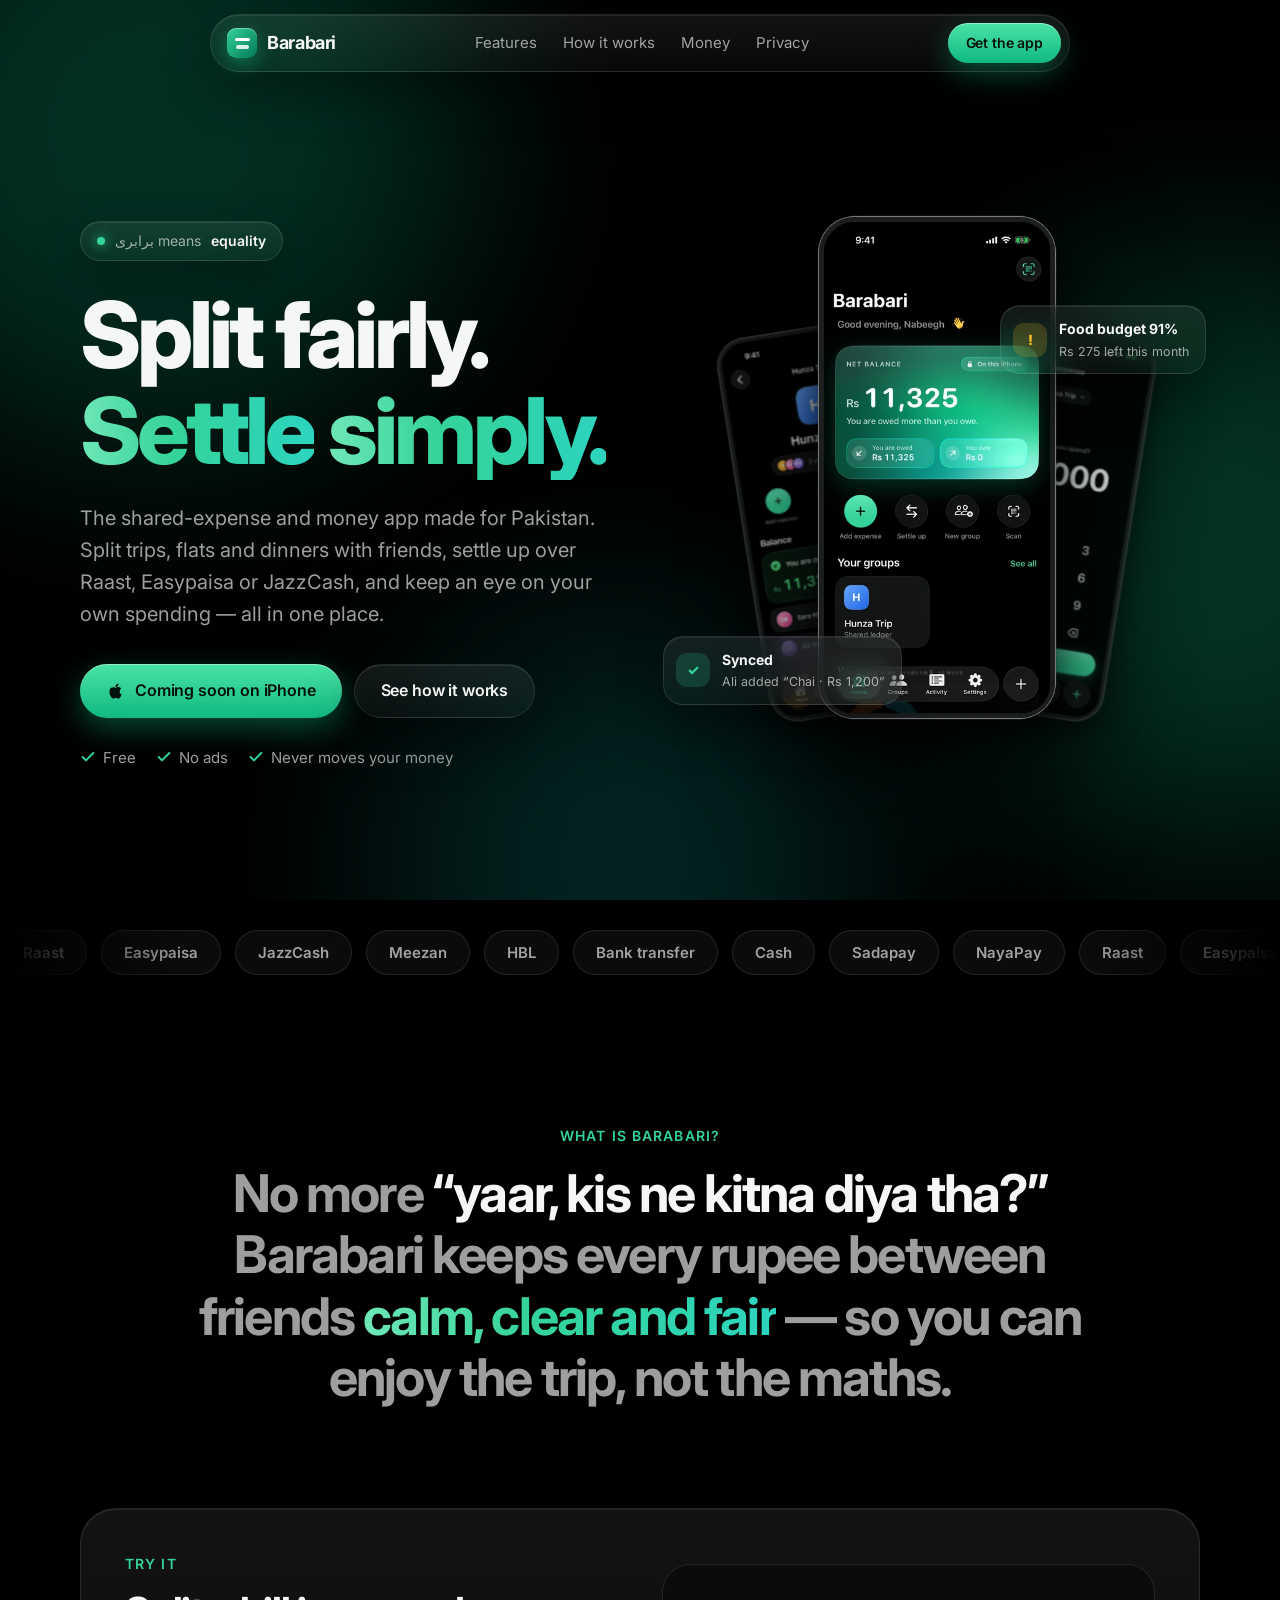
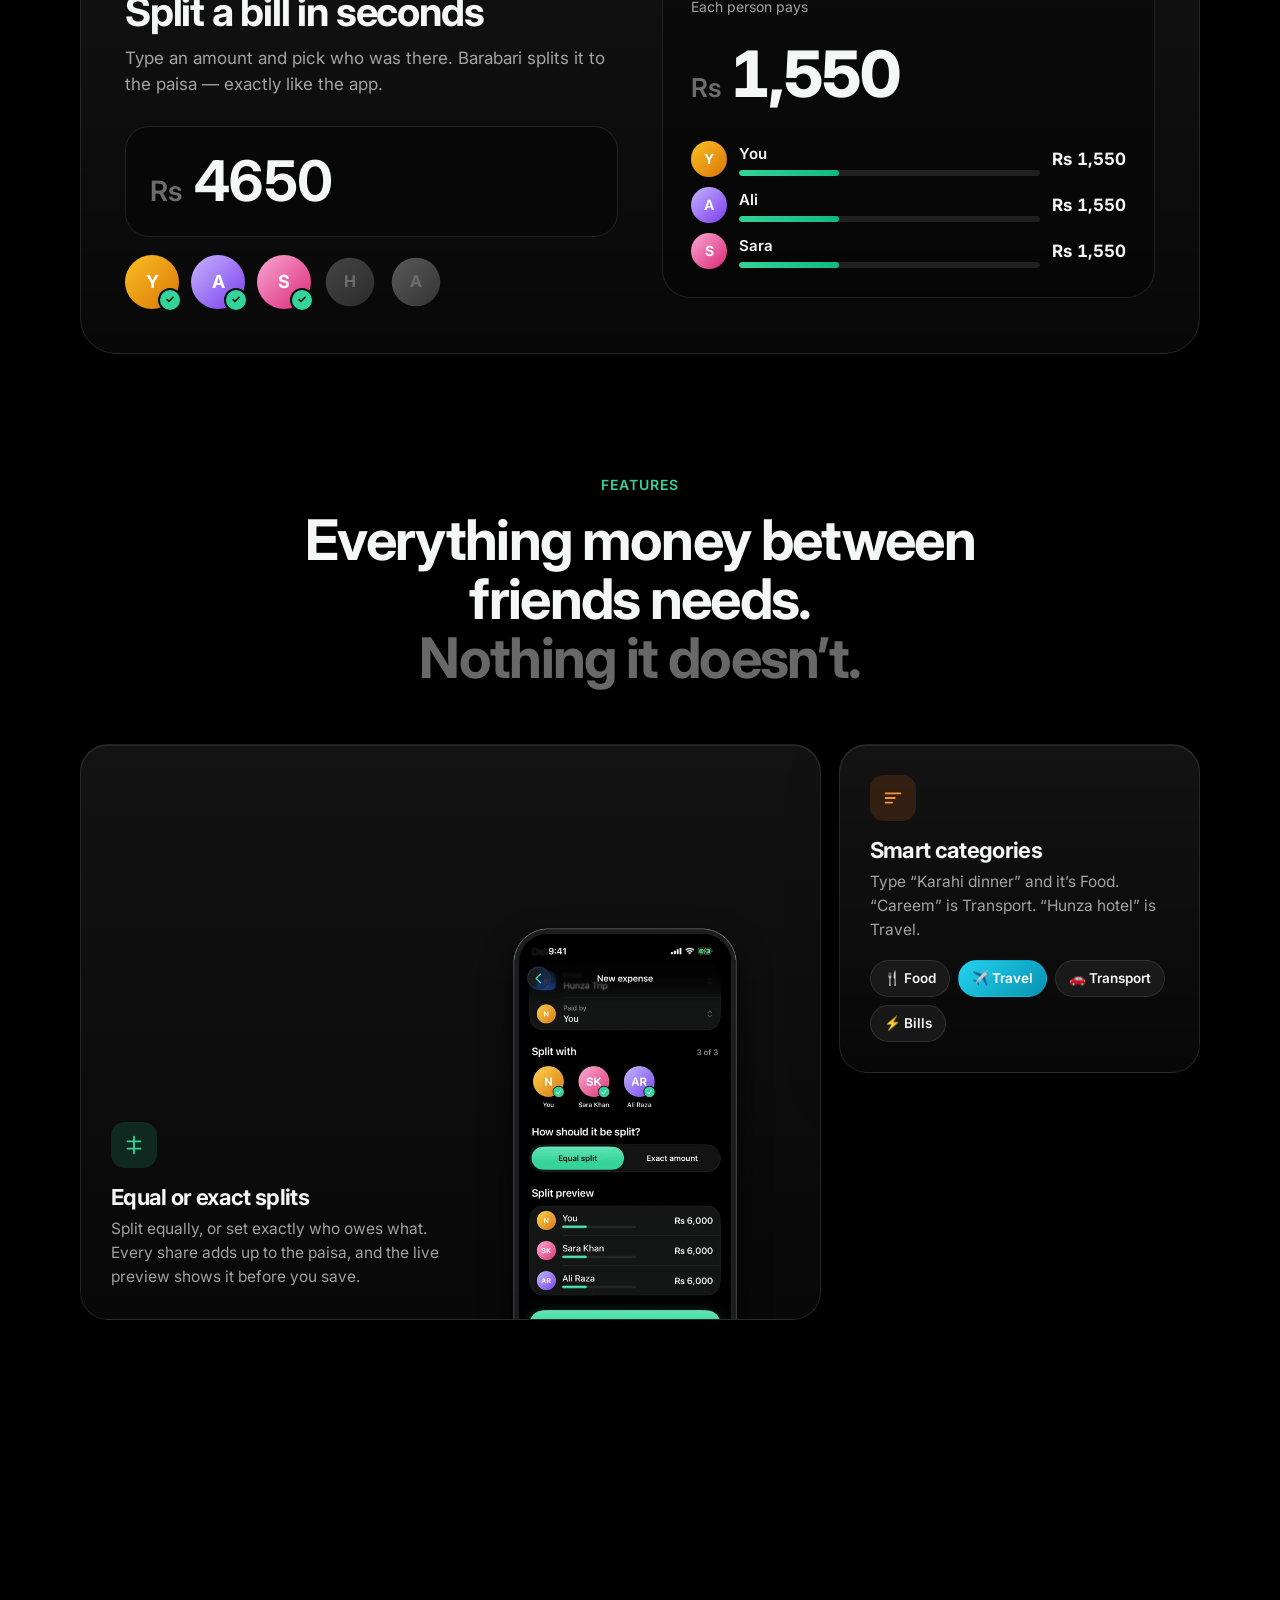
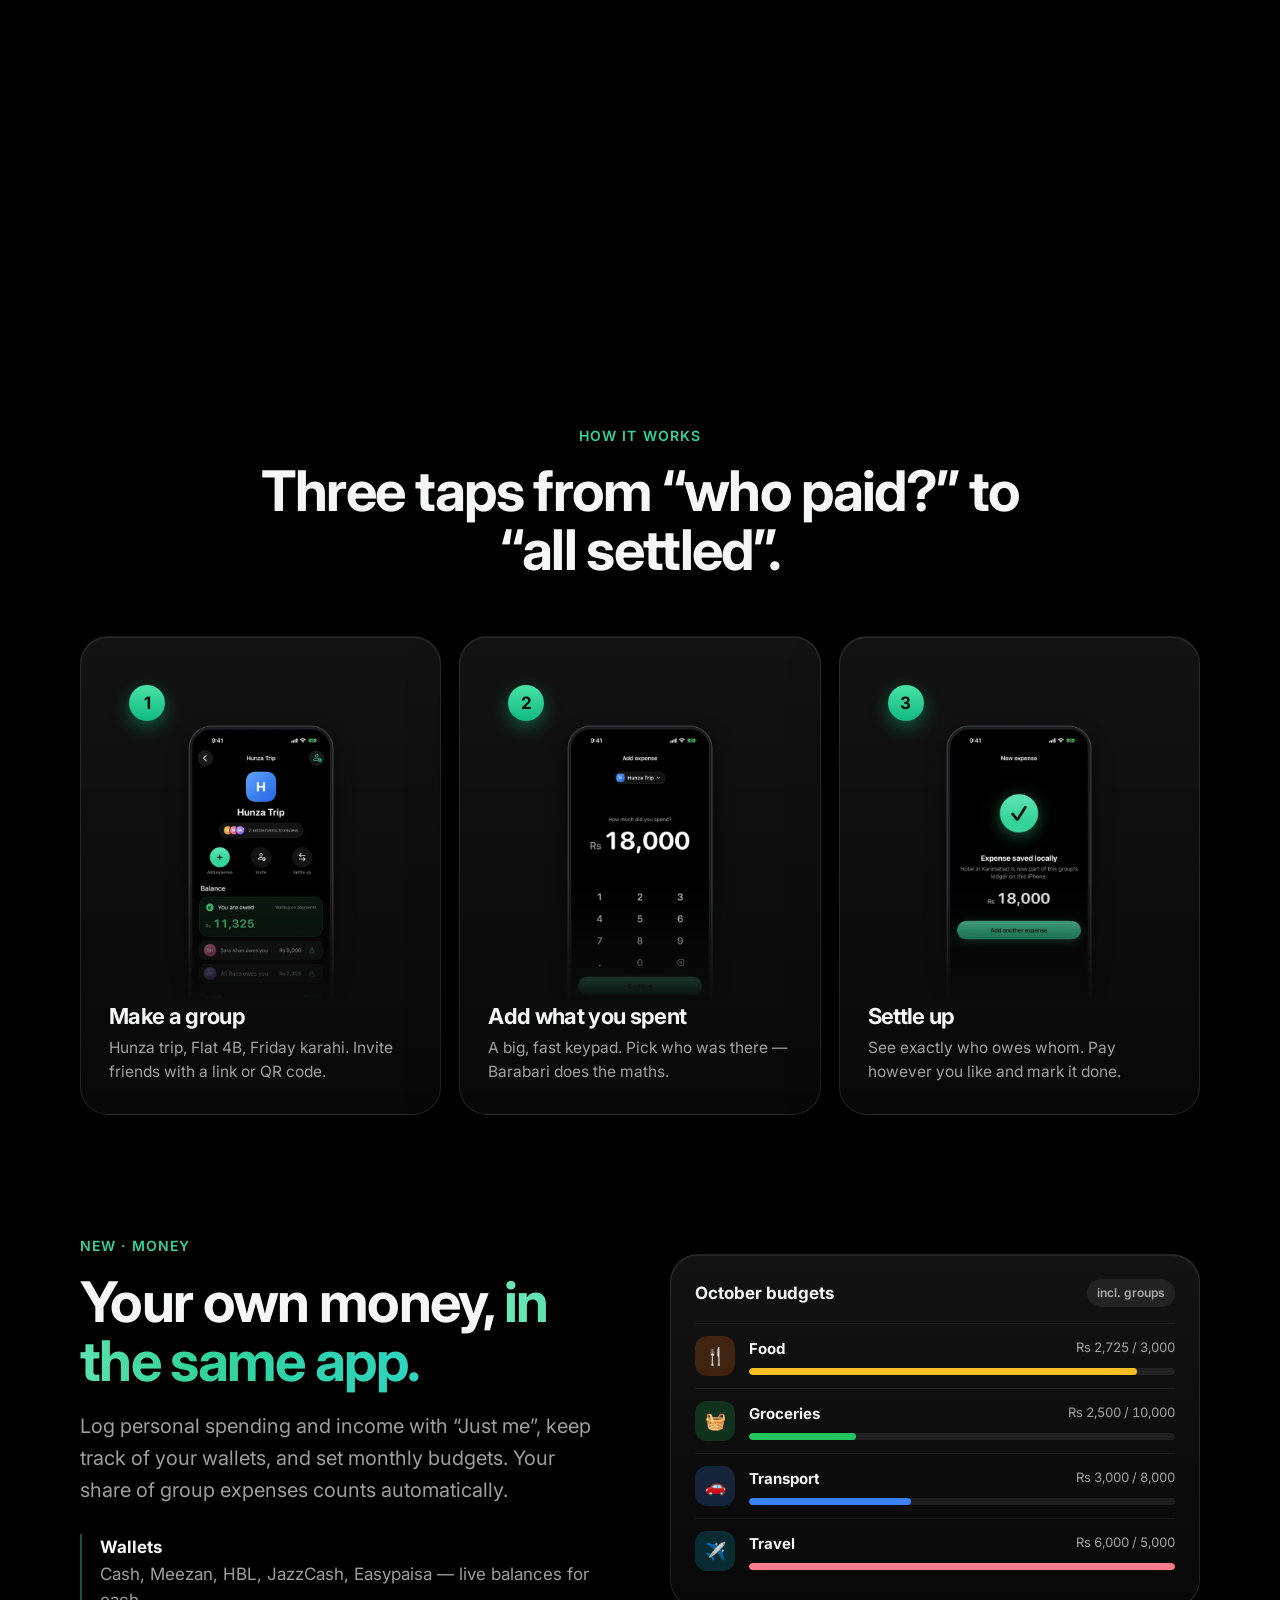
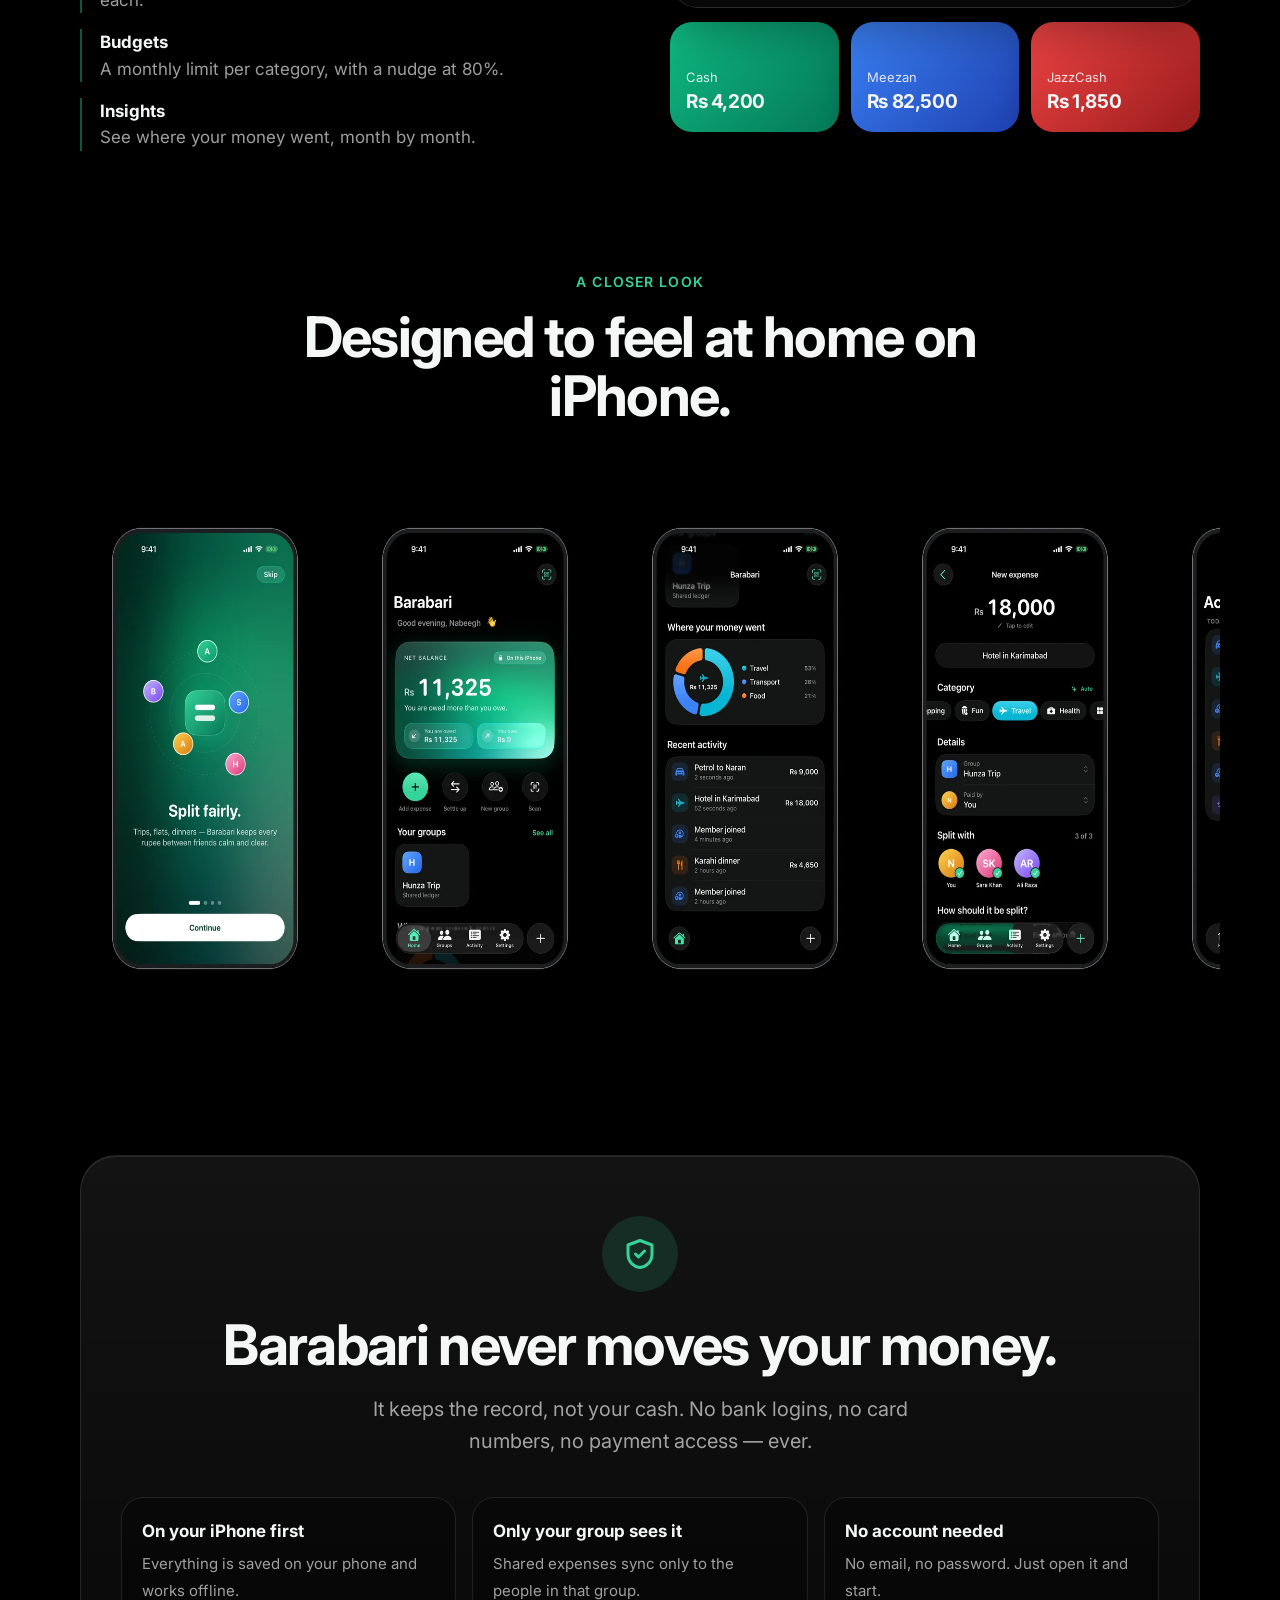
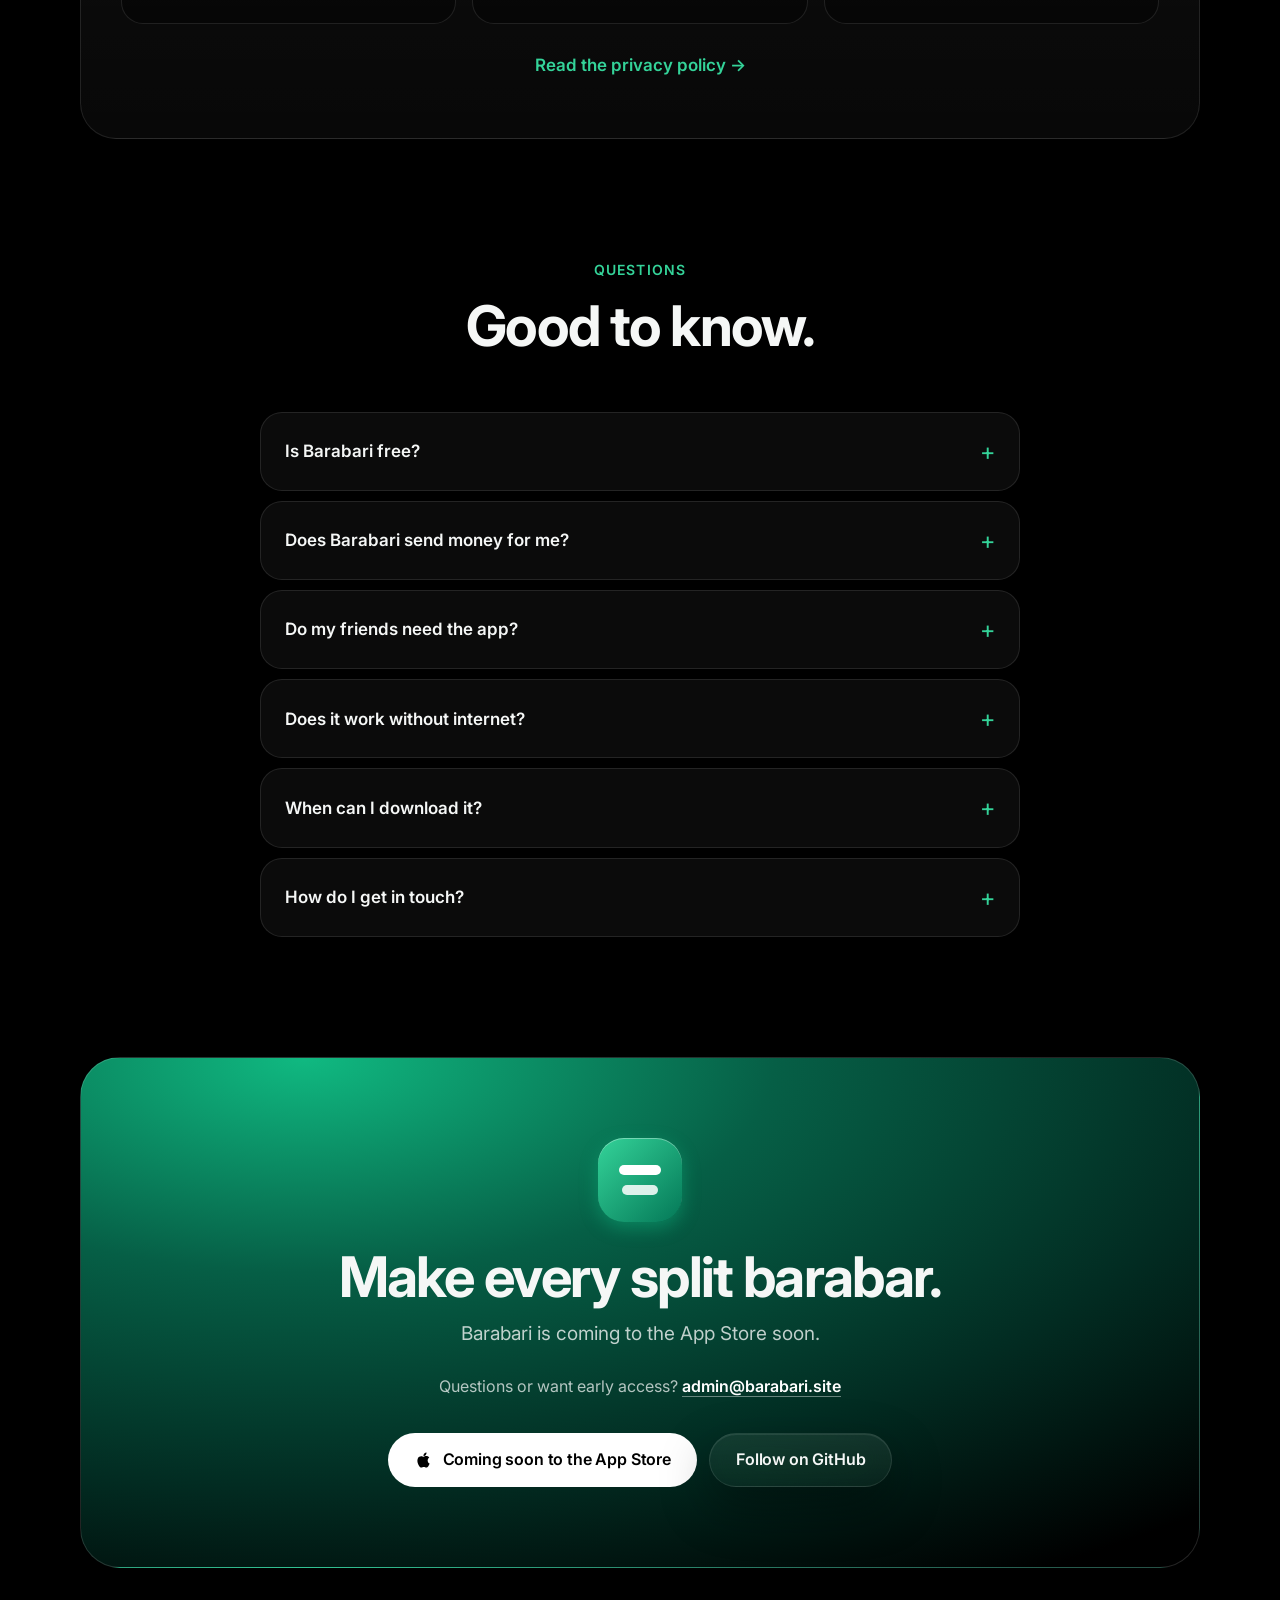
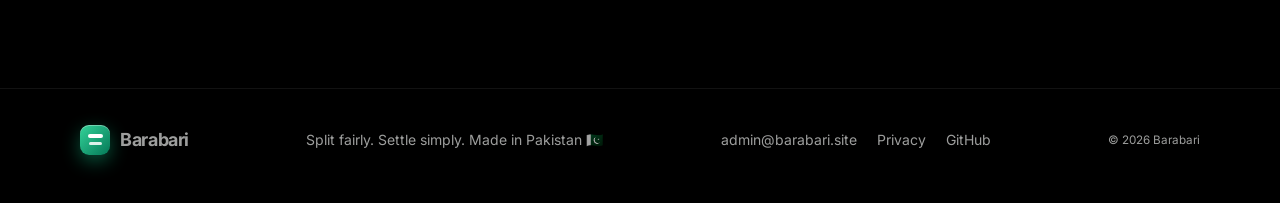
<file: website/index.html>
<!doctype html>
<html lang="en">
<head>
  <meta charset="utf-8">
  <meta name="viewport" content="width=device-width, initial-scale=1, viewport-fit=cover">
  <title>Barabari — Split fairly. Settle simply.</title>
  <meta name="description" content="Barabari is the shared-expense and money app for Pakistan. Split trips, flats and dinners, settle with Raast, Easypaisa or JazzCash, and track your own spending and budgets — all in one beautiful app.">
  <meta name="theme-color" content="#000000">
  <link rel="icon" type="image/png" href="assets/favicon.png">
  <link rel="apple-touch-icon" href="assets/apple-touch-icon.png">
  <meta property="og:type" content="website">
  <meta property="og:url" content="https://barabari.site/">
  <meta property="og:title" content="Barabari — Split fairly. Settle simply.">
  <meta property="og:description" content="The shared-expense and money app made for Pakistan.">
  <meta property="og:image" content="https://barabari.site/assets/og.jpg">
  <meta name="twitter:card" content="summary_large_image">
  <link rel="preconnect" href="https://fonts.googleapis.com">
  <link rel="preconnect" href="https://fonts.gstatic.com" crossorigin>
  <link href="https://fonts.googleapis.com/css2?family=Inter:wght@400;500;600;700;800&display=swap" rel="stylesheet">
  <link rel="stylesheet" href="styles.css?v=5">
</head>
<body>
  <div class="mesh" aria-hidden="true">
    <span class="blob b1"></span><span class="blob b2"></span><span class="blob b3"></span>
  </div>

  <header class="nav-wrap">
    <nav class="nav glass" aria-label="Main">
      <a class="brand" href="#top" aria-label="Barabari home">
        <span class="mark" aria-hidden="true"><i></i><i></i></span>
        <span>Barabari</span>
      </a>
      <div class="nav-links">
        <a href="#features">Features</a>
        <a href="#how">How it works</a>
        <a href="#money">Money</a>
        <a href="#privacy">Privacy</a>
      </div>
      <a class="btn btn-small btn-primary" href="#get">Get the app</a>
    </nav>
  </header>

  <main id="top">
    <!-- Hero -->
    <section class="hero">
      <div class="hero-copy" data-reveal>
        <span class="pill glass"><span class="dot"></span> برابری means <b>equality</b></span>
        <h1 class="headline" aria-label="Split fairly. Settle simply.">
          <span class="w" style="--i:0">Split</span> <span class="w" style="--i:1">fairly.</span><br>
          <span class="grad"><span class="w" style="--i:2">Settle</span> <span class="w" style="--i:3">simply.</span></span>
        </h1>
        <p class="lead">The shared-expense and money app made for Pakistan. Split trips, flats and dinners with friends, settle up over Raast, Easypaisa or JazzCash, and keep an eye on your own spending — all in one place.</p>
        <div class="cta-row">
          <a class="btn btn-primary shine" href="#get">
            <svg viewBox="0 0 24 24" aria-hidden="true"><path d="M16.37 12.6c-.02-2.3 1.88-3.4 1.96-3.46-1.07-1.56-2.73-1.78-3.32-1.8-1.41-.14-2.76.83-3.47.83-.72 0-1.82-.81-2.99-.79-1.54.02-2.96.9-3.75 2.27-1.6 2.78-.41 6.89 1.15 9.14.76 1.1 1.67 2.34 2.86 2.3 1.15-.05 1.58-.74 2.97-.74 1.38 0 1.77.74 2.98.72 1.24-.02 2.02-1.12 2.77-2.23.87-1.28 1.23-2.52 1.25-2.58-.03-.01-2.4-.92-2.41-3.66zM14.1 5.86c.63-.77 1.06-1.83.94-2.89-.91.04-2.02.61-2.67 1.37-.58.67-1.1 1.76-.96 2.8 1.02.08 2.06-.52 2.69-1.28z"/></svg>
            Coming soon on iPhone
          </a>
          <a class="btn btn-glass glass" href="#how">See how it works</a>
        </div>
        <ul class="hero-points">
          <li><svg viewBox="0 0 24 24"><path d="M20 6 9 17l-5-5"/></svg> Free</li>
          <li><svg viewBox="0 0 24 24"><path d="M20 6 9 17l-5-5"/></svg> No ads</li>
          <li><svg viewBox="0 0 24 24"><path d="M20 6 9 17l-5-5"/></svg> Never moves your money</li>
        </ul>
      </div>

      <div class="hero-art" data-reveal>
        <div class="phone-stack" id="phoneStack">
          <img class="phone p-back-left" src="assets/07-group.webp" alt="Barabari group page with balances and people" width="520" height="1067" loading="eager">
          <img class="phone p-front" src="assets/01-home.webp" alt="Barabari home screen showing a net balance of Rs 11,325" width="520" height="1067" loading="eager">
          <img class="phone p-back-right" src="assets/03-keypad.webp" alt="Adding an expense with Barabari's keypad" width="520" height="1067" loading="eager">
          <div class="float-card glass fc-1 toast" id="liveToast" aria-live="polite">
            <span class="fc-icon">✓</span>
            <div><b>Synced</b><small>Ali added “Chai · Rs 1,200”</small></div>
          </div>
          <div class="float-card glass fc-2">
            <span class="fc-icon warn">!</span>
            <div><b>Food budget 91%</b><small>Rs 275 left this month</small></div>
          </div>
        </div>
      </div>
    </section>

    <!-- Payment marquee -->
    <section class="marquee" aria-label="Works with how Pakistan pays">
      <div class="marquee-track">
        <span>Raast</span><span>Easypaisa</span><span>JazzCash</span><span>Meezan</span><span>HBL</span><span>Bank transfer</span><span>Cash</span><span>Sadapay</span><span>NayaPay</span>
        <span>Raast</span><span>Easypaisa</span><span>JazzCash</span><span>Meezan</span><span>HBL</span><span>Bank transfer</span><span>Cash</span><span>Sadapay</span><span>NayaPay</span>
      </div>
    </section>

    <!-- Statement -->
    <section class="statement" data-reveal>
      <p class="eyebrow">What is Barabari?</p>
      <h2 class="big-statement">
        No more <span class="hl">“yaar, kis ne kitna diya tha?”</span>
        Barabari keeps every rupee between friends <span class="grad">calm, clear and fair</span> —
        so you can enjoy the trip, not the maths.
      </h2>
    </section>

    <!-- Live split demo -->
    <section class="demo" data-reveal>
      <div class="demo-card glass">
        <div class="demo-copy">
          <p class="eyebrow">Try it</p>
          <h3>Split a bill in seconds</h3>
          <p>Type an amount and pick who was there. Barabari splits it to the paisa — exactly like the app.</p>
          <div class="demo-amount">
            <label for="demoAmount">Rs</label>
            <input id="demoAmount" inputmode="numeric" value="4650" aria-label="Bill amount in rupees">
          </div>
          <div class="demo-people" role="group" aria-label="Who was there">
            <button class="person on" data-name="You" style="--c1:#fbbf24;--c2:#d97706">Y</button>
            <button class="person on" data-name="Ali" style="--c1:#c4b5fd;--c2:#7c3aed">A</button>
            <button class="person on" data-name="Sara" style="--c1:#f9a8d4;--c2:#db2777">S</button>
            <button class="person" data-name="Hamza" style="--c1:#60a5fa;--c2:#2563eb">H</button>
            <button class="person" data-name="Ayesha" style="--c1:#67e8f9;--c2:#0891b2">A</button>
          </div>
        </div>
        <div class="demo-result" aria-live="polite">
          <div class="result-hero">
            <small>Each person pays</small>
            <div class="result-amount"><span class="rs">Rs</span><span id="demoEach">1,550</span></div>
          </div>
          <ul id="demoSplits" class="splits"></ul>
        </div>
      </div>
    </section>

    <!-- Features bento -->
    <section id="features" class="section">
      <div class="section-head" data-reveal>
        <p class="eyebrow">Features</p>
        <h2>Everything money between friends needs.<br><span class="dim">Nothing it doesn’t.</span></h2>
      </div>

      <div class="bento">
        <article class="tile tile-xl glass" data-reveal>
          <div class="tile-copy">
            <span class="icon i-emerald"><svg viewBox="0 0 24 24"><path d="M12 3v18M5 8h14M5 16h14"/></svg></span>
            <h3>Equal or exact splits</h3>
            <p>Split equally, or set exactly who owes what. Every share adds up to the paisa, and the live preview shows it before you save.</p>
          </div>
          <img src="assets/05-split.webp" alt="Split preview with each person's share" loading="lazy" width="520" height="1067">
        </article>

        <article class="tile glass" data-reveal>
          <span class="icon i-orange"><svg viewBox="0 0 24 24"><path d="M4 7h16M4 12h10M4 17h7"/></svg></span>
          <h3>Smart categories</h3>
          <p>Type “Karahi dinner” and it’s Food. “Careem” is Transport. “Hunza hotel” is Travel.</p>
          <div class="chips">
            <span class="chip c-food">🍴 Food</span><span class="chip c-travel">✈️ Travel</span><span class="chip c-transport">🚗 Transport</span><span class="chip c-bills">⚡ Bills</span>
          </div>
        </article>

        <article class="tile glass" data-reveal>
          <span class="icon i-green"><svg viewBox="0 0 24 24"><path d="M7 17 17 7M9 7h8v8"/></svg></span>
          <h3>Settle your way</h3>
          <p>Record Raast, Easypaisa, JazzCash, bank or cash payments. Full or partial — Barabari keeps the balance honest.</p>
        </article>

        <article class="tile tile-tall glass" data-reveal>
          <span class="icon i-whatsapp"><svg viewBox="0 0 24 24"><path d="M21 12a9 9 0 0 1-13.5 7.8L3 21l1.3-4.4A9 9 0 1 1 21 12z"/></svg></span>
          <h3>WhatsApp reminders</h3>
          <p>Send a friendly balance card instead of an awkward message.</p>
          <img src="assets/08-share.webp" alt="Share a balance reminder card on WhatsApp" loading="lazy" width="520" height="1067">
        </article>

        <article class="tile glass" data-reveal>
          <span class="icon i-cyan"><svg viewBox="0 0 24 24"><path d="M17.5 19a4.5 4.5 0 1 0-1.4-8.8A6 6 0 0 0 4.5 12 3.5 3.5 0 0 0 6 19z"/><path d="m9 15 2 2 4-4"/></svg></span>
          <h3>Synced across phones</h3>
          <p>Friends join with a link or QR. Everyone sees the same expenses within seconds — and it still works offline.</p>
          <div class="sync-demo"><span class="sync-pill">✓ Synced</span><span class="sync-line"></span><span class="sync-pill">✓ Synced</span></div>
        </article>

        <article class="tile glass" data-reveal>
          <span class="icon i-violet"><svg viewBox="0 0 24 24"><path d="M12 3a4 4 0 0 1 4 4v3H8V7a4 4 0 0 1 4-4z"/><rect x="5" y="10" width="14" height="11" rx="3"/></svg></span>
          <h3>Private by design</h3>
          <p>Face ID lock, hidden in the app switcher, no ads and no selling data. Group data is only ever visible to its members.</p>
        </article>

        <article class="tile tile-wide glass" data-reveal>
          <div class="tile-copy">
            <span class="icon i-emerald"><svg viewBox="0 0 24 24"><rect x="3" y="3" width="8" height="8" rx="2"/><rect x="13" y="3" width="8" height="5" rx="2"/><rect x="13" y="10" width="8" height="11" rx="2"/><rect x="3" y="13" width="8" height="8" rx="2"/></svg></span>
            <h3>Home Screen widget</h3>
            <p>Your net balance at a glance, on the Home Screen and the Lock Screen.</p>
          </div>
          <div class="widget-mock">
            <div class="widget">
              <small>≡ NET BALANCE</small>
              <b>Rs 11,325</b>
              <span>You are owed</span>
            </div>
          </div>
        </article>
      </div>
    </section>

    <!-- How it works -->
    <section id="how" class="section">
      <div class="section-head" data-reveal>
        <p class="eyebrow">How it works</p>
        <h2>Three taps from “who paid?” to “all settled”.</h2>
      </div>
      <ol class="steps">
        <li class="step glass" data-reveal>
          <span class="step-num">1</span>
          <img src="assets/07-group.webp" alt="" loading="lazy" width="520" height="1067">
          <h3>Make a group</h3>
          <p>Hunza trip, Flat 4B, Friday karahi. Invite friends with a link or QR code.</p>
        </li>
        <li class="step glass" data-reveal>
          <span class="step-num">2</span>
          <img src="assets/03-keypad.webp" alt="" loading="lazy" width="520" height="1067">
          <h3>Add what you spent</h3>
          <p>A big, fast keypad. Pick who was there — Barabari does the maths.</p>
        </li>
        <li class="step glass" data-reveal>
          <span class="step-num">3</span>
          <img src="assets/06-saved.webp" alt="" loading="lazy" width="520" height="1067">
          <h3>Settle up</h3>
          <p>See exactly who owes whom. Pay however you like and mark it done.</p>
        </li>
      </ol>
    </section>

    <!-- Money -->
    <section id="money" class="section money">
      <div class="money-grid">
        <div class="money-copy" data-reveal>
          <p class="eyebrow">New · Money</p>
          <h2>Your own money, <span class="grad">in the same app.</span></h2>
          <p class="lead">Log personal spending and income with “Just me”, keep track of your wallets, and set monthly budgets. Your share of group expenses counts automatically.</p>
          <ul class="money-list">
            <li><b>Wallets</b> Cash, Meezan, HBL, JazzCash, Easypaisa — live balances for each.</li>
            <li><b>Budgets</b> A monthly limit per category, with a nudge at 80%.</li>
            <li><b>Insights</b> See where your money went, month by month.</li>
          </ul>
        </div>
        <div class="money-art" data-reveal>
          <div class="budget-card glass">
            <div class="bc-head"><span>October budgets</span><small>incl. groups</small></div>
            <div class="budget"><span class="b-ico" style="--c:#f97316">🍴</span><div><p><b>Food</b><em>Rs 2,725 / 3,000</em></p><i class="bar warn" style="--w:91%"></i></div></div>
            <div class="budget"><span class="b-ico" style="--c:#22c55e">🧺</span><div><p><b>Groceries</b><em>Rs 2,500 / 10,000</em></p><i class="bar" style="--w:25%;--bc:#22c55e"></i></div></div>
            <div class="budget"><span class="b-ico" style="--c:#3b82f6">🚗</span><div><p><b>Transport</b><em>Rs 3,000 / 8,000</em></p><i class="bar" style="--w:38%;--bc:#3b82f6"></i></div></div>
            <div class="budget"><span class="b-ico" style="--c:#06b6d4">✈️</span><div><p><b>Travel</b><em>Rs 6,000 / 5,000</em></p><i class="bar over" style="--w:100%"></i></div></div>
          </div>
          <div class="wallet-row">
            <div class="wallet w-cash"><small>Cash</small><b>Rs 4,200</b></div>
            <div class="wallet w-bank"><small>Meezan</small><b>Rs 82,500</b></div>
            <div class="wallet w-jazz"><small>JazzCash</small><b>Rs 1,850</b></div>
          </div>
        </div>
      </div>
    </section>

    <!-- Gallery -->
    <section class="section gallery-section">
      <div class="section-head" data-reveal>
        <p class="eyebrow">A closer look</p>
        <h2>Designed to feel at home on iPhone.</h2>
      </div>
      <div class="gallery" tabindex="0" aria-label="App screenshots">
        <img src="assets/12-intro-1.webp" alt="Animated welcome screen" loading="lazy" width="520" height="1067">
        <img src="assets/01-home.webp" alt="Home with net balance" loading="lazy" width="520" height="1067">
        <img src="assets/02-insights.webp" alt="Where your money went chart" loading="lazy" width="520" height="1067">
        <img src="assets/04-details.webp" alt="Expense details with smart category" loading="lazy" width="520" height="1067">
        <img src="assets/09-activity.webp" alt="Activity like a bank statement" loading="lazy" width="520" height="1067">
        <img src="assets/11-home-light.webp" alt="Home in light mode" loading="lazy" width="520" height="1067">
        <img src="assets/10-settings.webp" alt="Settings with Face ID lock" loading="lazy" width="520" height="1067">
      </div>
    </section>

    <!-- Privacy -->
    <section id="privacy" class="section">
      <div class="privacy-card glass" data-reveal>
        <div class="shield" aria-hidden="true">
          <svg viewBox="0 0 24 24"><path d="M12 3 4 6v6c0 5 3.4 8.5 8 9 4.6-.5 8-4 8-9V6z"/><path d="m9 12 2 2 4-4"/></svg>
        </div>
        <h2>Barabari never moves your money.</h2>
        <p class="lead">It keeps the record, not your cash. No bank logins, no card numbers, no payment access — ever.</p>
        <div class="privacy-points">
          <div><b>On your iPhone first</b><span>Everything is saved on your phone and works offline.</span></div>
          <div><b>Only your group sees it</b><span>Shared expenses sync only to the people in that group.</span></div>
          <div><b>No account needed</b><span>No email, no password. Just open it and start.</span></div>
        </div>
        <a class="text-link" href="privacy.html">Read the privacy policy →</a>
      </div>
    </section>

    <!-- FAQ -->
    <section class="section faq-section">
      <div class="section-head" data-reveal>
        <p class="eyebrow">Questions</p>
        <h2>Good to know.</h2>
      </div>
      <div class="faq" data-reveal>
        <details>
          <summary>Is Barabari free?</summary>
          <p>Yes. Splitting, settling, wallets and budgets are free, with no ads.</p>
        </details>
        <details>
          <summary>Does Barabari send money for me?</summary>
          <p>No. You pay however you normally do — Raast, Easypaisa, JazzCash, bank transfer or cash — and record it in Barabari so everyone’s balance stays correct.</p>
        </details>
        <details>
          <summary>Do my friends need the app?</summary>
          <p>To see the group and add expenses, yes — they join with your invite link or QR code. You can also add people by name, and they can claim their spot later.</p>
        </details>
        <details>
          <summary>Does it work without internet?</summary>
          <p>Yes. Everything saves on your phone instantly and syncs when you’re back online.</p>
        </details>
        <details>
          <summary>When can I download it?</summary>
          <p>Barabari is in testing now and coming to the App Store soon.</p>
        </details>
        <details>
          <summary>How do I get in touch?</summary>
          <p>Email us at <a class="text-link" href="mailto:admin@barabari.site">admin@barabari.site</a> — feedback, questions and ideas are all welcome.</p>
        </details>
      </div>
    </section>

    <!-- Final CTA -->
    <section id="get" class="section">
      <div class="final-cta" data-reveal>
        <span class="mark big" aria-hidden="true"><i></i><i></i></span>
        <h2>Make every split barabar.</h2>
        <p>Barabari is coming to the App Store soon.</p>
        <p class="contact-line">Questions or want early access? <a href="mailto:admin@barabari.site">admin@barabari.site</a></p>
        <div class="cta-row center">
          <span class="btn btn-white" aria-disabled="true">
            <svg viewBox="0 0 24 24" aria-hidden="true"><path d="M16.37 12.6c-.02-2.3 1.88-3.4 1.96-3.46-1.07-1.56-2.73-1.78-3.32-1.8-1.41-.14-2.76.83-3.47.83-.72 0-1.82-.81-2.99-.79-1.54.02-2.96.9-3.75 2.27-1.6 2.78-.41 6.89 1.15 9.14.76 1.1 1.67 2.34 2.86 2.3 1.15-.05 1.58-.74 2.97-.74 1.38 0 1.77.74 2.98.72 1.24-.02 2.02-1.12 2.77-2.23.87-1.28 1.23-2.52 1.25-2.58-.03-.01-2.4-.92-2.41-3.66zM14.1 5.86c.63-.77 1.06-1.83.94-2.89-.91.04-2.02.61-2.67 1.37-.58.67-1.1 1.76-.96 2.8 1.02.08 2.06-.52 2.69-1.28z"/></svg>
            Coming soon to the App Store
          </span>
          <a class="btn btn-glass glass" href="https://github.com/M-Nabeegh/barabari" rel="noopener">Follow on GitHub</a>
        </div>
      </div>
    </section>
  </main>

  <footer class="footer">
    <div class="footer-inner">
      <a class="brand" href="#top"><span class="mark" aria-hidden="true"><i></i><i></i></span><span>Barabari</span></a>
      <p>Split fairly. Settle simply. Made in Pakistan 🇵🇰</p>
      <nav aria-label="Footer">
        <a href="mailto:admin@barabari.site">admin@barabari.site</a>
        <a href="privacy.html">Privacy</a>
        <a href="https://github.com/M-Nabeegh/barabari" rel="noopener">GitHub</a>
      </nav>
      <small>© <span id="year">2026</span> Barabari</small>
    </div>
  </footer>

  <script src="script.js?v=5" defer></script>
</body>
</html>
</file>
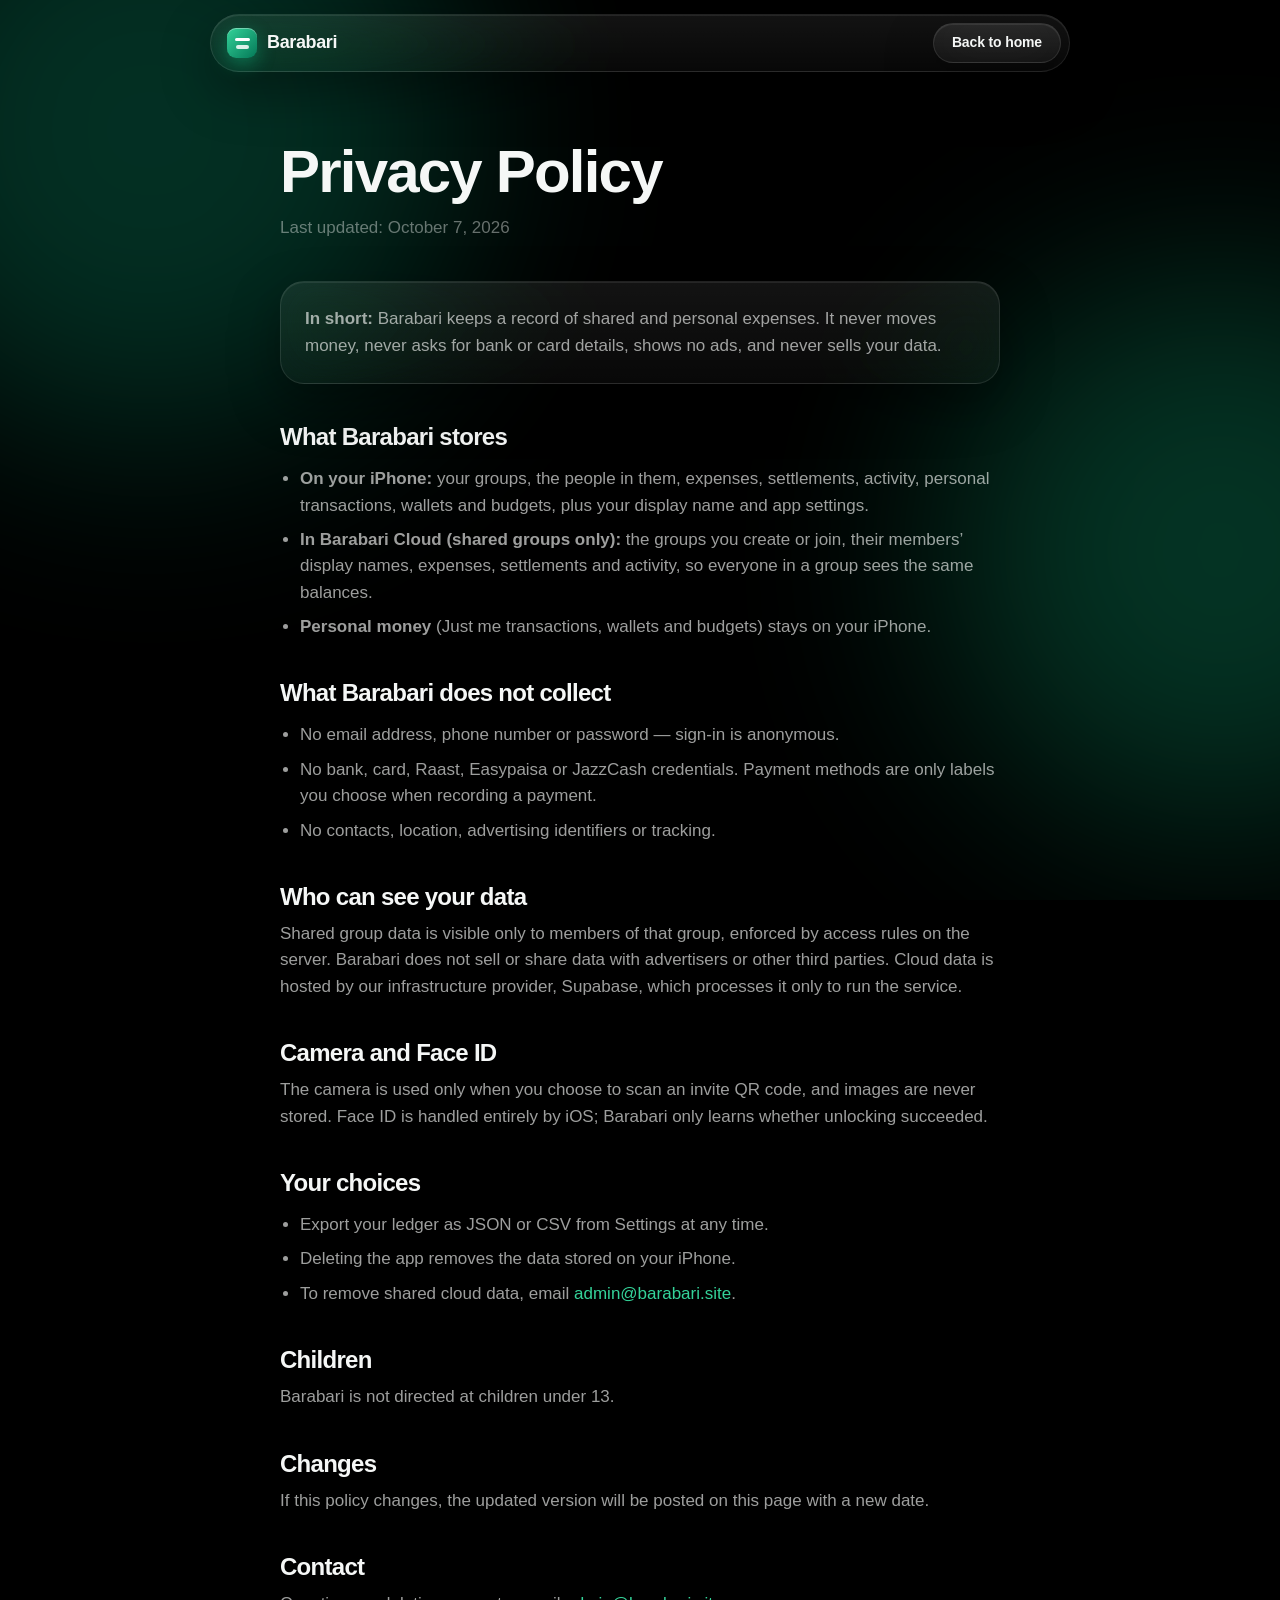
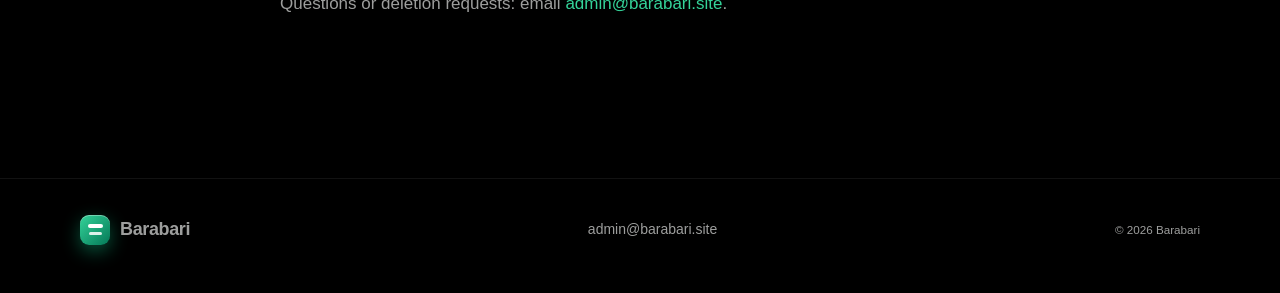
<file: website/privacy.html>
<!doctype html>
<html lang="en">
<head>
  <meta charset="utf-8">
  <meta name="viewport" content="width=device-width, initial-scale=1, viewport-fit=cover">
  <title>Privacy Policy — Barabari</title>
  <meta name="description" content="How Barabari handles your data.">
  <meta name="theme-color" content="#000000">
  <link rel="icon" type="image/png" href="assets/favicon.png">
  <link rel="stylesheet" href="styles.css?v=5">
  <style>
    .legal { max-width: 760px; margin: 0 auto; padding: 140px 20px 40px; }
    .legal h1 { font-size: clamp(40px, 6vw, 60px); font-weight: 800; margin-bottom: 12px; }
    .legal .updated { color: var(--text-3); margin-bottom: 40px; }
    .legal h2 { font-size: 24px; margin: 40px 0 12px; }
    .legal p, .legal li { color: var(--text-2); }
    .legal ul { padding-left: 20px; display: grid; gap: 8px; }
    .legal a { color: var(--emerald); }
    .legal .card { border-radius: 24px; padding: 24px; margin-top: 8px; }
  </style>
</head>
<body>
  <div class="mesh" aria-hidden="true"><span class="blob b1"></span><span class="blob b2"></span></div>
  <header class="nav-wrap">
    <nav class="nav glass" aria-label="Main">
      <a class="brand" href="./"><span class="mark" aria-hidden="true"><i></i><i></i></span><span>Barabari</span></a>
      <a class="btn btn-small btn-glass glass" href="./">Back to home</a>
    </nav>
  </header>
  <main class="legal">
    <h1>Privacy Policy</h1>
    <p class="updated">Last updated: October 7, 2026</p>

    <div class="card glass">
      <p><b>In short:</b> Barabari keeps a record of shared and personal expenses. It never moves money, never asks for bank or card details, shows no ads, and never sells your data.</p>
    </div>

    <h2>What Barabari stores</h2>
    <ul>
      <li><b>On your iPhone:</b> your groups, the people in them, expenses, settlements, activity, personal transactions, wallets and budgets, plus your display name and app settings.</li>
      <li><b>In Barabari Cloud (shared groups only):</b> the groups you create or join, their members’ display names, expenses, settlements and activity, so everyone in a group sees the same balances.</li>
      <li><b>Personal money</b> (Just me transactions, wallets and budgets) stays on your iPhone.</li>
    </ul>

    <h2>What Barabari does not collect</h2>
    <ul>
      <li>No email address, phone number or password — sign-in is anonymous.</li>
      <li>No bank, card, Raast, Easypaisa or JazzCash credentials. Payment methods are only labels you choose when recording a payment.</li>
      <li>No contacts, location, advertising identifiers or tracking.</li>
    </ul>

    <h2>Who can see your data</h2>
    <p>Shared group data is visible only to members of that group, enforced by access rules on the server. Barabari does not sell or share data with advertisers or other third parties. Cloud data is hosted by our infrastructure provider, Supabase, which processes it only to run the service.</p>

    <h2>Camera and Face ID</h2>
    <p>The camera is used only when you choose to scan an invite QR code, and images are never stored. Face ID is handled entirely by iOS; Barabari only learns whether unlocking succeeded.</p>

    <h2>Your choices</h2>
    <ul>
      <li>Export your ledger as JSON or CSV from Settings at any time.</li>
      <li>Deleting the app removes the data stored on your iPhone.</li>
      <li>To remove shared cloud data, email <a href="mailto:admin@barabari.site">admin@barabari.site</a>.</li>
    </ul>

    <h2>Children</h2>
    <p>Barabari is not directed at children under 13.</p>

    <h2>Changes</h2>
    <p>If this policy changes, the updated version will be posted on this page with a new date.</p>

    <h2>Contact</h2>
    <p>Questions or deletion requests: email <a href="mailto:admin@barabari.site">admin@barabari.site</a>.</p>
  </main>
  <footer class="footer">
    <div class="footer-inner">
      <a class="brand" href="./"><span class="mark" aria-hidden="true"><i></i><i></i></span><span>Barabari</span></a>
      <a href="mailto:admin@barabari.site">admin@barabari.site</a>
      <small>© 2026 Barabari</small>
    </div>
  </footer>
</body>
</html>
</file>
<file: website/styles.css>
:root {
  --bg: #000;
  --surface: rgba(255, 255, 255, 0.045);
  --surface-strong: rgba(255, 255, 255, 0.08);
  --border: rgba(255, 255, 255, 0.1);
  --text: #f5f7f6;
  --text-2: rgba(245, 247, 246, 0.64);
  --text-3: rgba(245, 247, 246, 0.42);
  --emerald: #34d399;
  --emerald-deep: #10b981;
  --forest: #053d2c;
  --warn: #fbbf24;
  --danger: #ff7a8a;
  --radius: 28px;
  --max: 1160px;
  --ease: cubic-bezier(0.22, 1, 0.36, 1);
  color-scheme: dark;
}

* { box-sizing: border-box; }
html { scroll-behavior: smooth; -webkit-text-size-adjust: 100%; overflow-x: clip; }
body {
  margin: 0;
  background: var(--bg);
  color: var(--text);
  font-family: -apple-system, BlinkMacSystemFont, "SF Pro Display", "Inter", "Segoe UI", Roboto, sans-serif;
  font-size: 17px;
  line-height: 1.55;
  -webkit-font-smoothing: antialiased;
  overflow-x: clip;
}
img { display: block; max-width: 100%; height: auto; }
a { color: inherit; text-decoration: none; }
h1, h2, h3 { margin: 0; letter-spacing: -0.03em; line-height: 1.05; }
p { margin: 0; }
svg { width: 1em; height: 1em; fill: none; stroke: currentColor; stroke-width: 2; stroke-linecap: round; stroke-linejoin: round; }

/* ---------- Background mesh ---------- */
.mesh { position: fixed; inset: 0; z-index: -1; overflow: hidden; pointer-events: none; }
.blob { position: absolute; border-radius: 50%; filter: blur(110px); opacity: 0.5; will-change: transform; }
.b1 { width: 620px; height: 620px; background: #065f46; top: -180px; left: -160px; animation: drift1 26s var(--ease) infinite alternate; }
.b2 { width: 560px; height: 560px; background: #10b981; top: 30vh; right: -220px; opacity: 0.28; animation: drift2 32s var(--ease) infinite alternate; }
.b3 { width: 480px; height: 480px; background: #0d9488; bottom: -200px; left: 30vw; opacity: 0.25; animation: drift3 28s var(--ease) infinite alternate; }
@keyframes drift1 { to { transform: translate(120px, 90px) scale(1.15); } }
@keyframes drift2 { to { transform: translate(-140px, -60px) scale(0.9); } }
@keyframes drift3 { to { transform: translate(-90px, -120px) scale(1.2); } }

/* ---------- Glass ---------- */
.glass {
  background: linear-gradient(180deg, rgba(255,255,255,0.075), rgba(255,255,255,0.03));
  border: 1px solid var(--border);
  backdrop-filter: blur(24px) saturate(160%);
  -webkit-backdrop-filter: blur(24px) saturate(160%);
  box-shadow: inset 0 1px 0 rgba(255,255,255,0.08), 0 20px 50px rgba(0,0,0,0.35);
}

/* ---------- Brand mark ---------- */
.mark {
  width: 30px; height: 30px; border-radius: 9px;
  background: linear-gradient(135deg, #34d399, #047857);
  display: inline-flex; flex-direction: column; justify-content: center; align-items: center; gap: 4px;
  box-shadow: 0 6px 18px rgba(16, 185, 129, 0.45), inset 0 1px 0 rgba(255,255,255,0.35);
}
.mark i { display: block; width: 15px; height: 3.5px; border-radius: 2px; background: #fff; }
.mark i:last-child { width: 13px; opacity: 0.85; }
.mark.big { width: 84px; height: 84px; border-radius: 26px; gap: 10px; }
.mark.big i { width: 42px; height: 10px; border-radius: 5px; }
.mark.big i:last-child { width: 36px; }

/* ---------- Nav ---------- */
.nav-wrap { position: fixed; top: 14px; left: 0; right: 0; z-index: 50; padding: 0 16px; }
.nav {
  max-width: 860px; margin: 0 auto; display: flex; align-items: center; justify-content: space-between; gap: 16px;
  padding: 8px 8px 8px 16px; border-radius: 999px;
}
.brand { display: inline-flex; align-items: center; gap: 10px; font-weight: 700; font-size: 18px; letter-spacing: -0.02em; }
.nav-links { display: flex; gap: 26px; font-size: 15px; color: var(--text-2); }
.nav-links a { transition: color 0.2s; }
.nav-links a:hover { color: var(--text); }

/* ---------- Buttons ---------- */
.btn {
  display: inline-flex; align-items: center; justify-content: center; gap: 9px;
  height: 54px; padding: 0 26px; border-radius: 999px;
  font-weight: 600; font-size: 16px; letter-spacing: -0.01em; white-space: nowrap;
  transition: transform 0.35s var(--ease), box-shadow 0.35s var(--ease), background 0.3s;
}
.btn svg { width: 20px; height: 20px; fill: currentColor; stroke: none; }
.btn:active { transform: scale(0.97); }
.btn-small { height: 40px; padding: 0 18px; font-size: 14px; }
.btn-primary {
  background: linear-gradient(180deg, #4ae3a6, #10b981); color: #04120c;
  box-shadow: 0 10px 30px rgba(16,185,129,0.4), inset 0 1px 0 rgba(255,255,255,0.4);
}
.btn-primary:hover { transform: translateY(-2px); box-shadow: 0 16px 40px rgba(16,185,129,0.55), inset 0 1px 0 rgba(255,255,255,0.4); }
.btn-glass { color: var(--text); }
.btn-glass:hover { background: rgba(255,255,255,0.1); transform: translateY(-2px); }
.btn-white { background: #fff; color: #000; cursor: default; }

/* ---------- Common ---------- */
.section { max-width: var(--max); margin: 0 auto; padding: 120px 20px 0; }
.section-head { text-align: center; max-width: 760px; margin: 0 auto 56px; }
.section-head h2, .money-copy h2, .privacy-card h2, .final-cta h2 { font-size: clamp(34px, 5vw, 56px); font-weight: 700; }
.eyebrow { color: var(--emerald); font-weight: 600; font-size: 14px; letter-spacing: 0.08em; text-transform: uppercase; margin-bottom: 16px; }
.dim { color: var(--text-3); }
.grad { background: linear-gradient(90deg, #6ee7b7, #34d399 40%, #2dd4bf); -webkit-background-clip: text; background-clip: text; color: transparent; }
.lead { color: var(--text-2); font-size: clamp(17px, 1.6vw, 20px); line-height: 1.6; }
.pill { display: inline-flex; align-items: center; gap: 10px; padding: 8px 16px; border-radius: 999px; font-size: 14px; color: var(--text-2); }
.pill b { color: var(--text); font-weight: 600; }
.dot { width: 8px; height: 8px; border-radius: 50%; background: var(--emerald); box-shadow: 0 0 12px var(--emerald); animation: pulse 2.4s infinite; }
@keyframes pulse { 50% { opacity: 0.4; } }

/* ---------- Hero ---------- */
.hero {
  max-width: var(--max); margin: 0 auto; min-height: 100vh; padding: 130px 20px 40px;
  display: grid; grid-template-columns: 1.05fr 1fr; align-items: center; gap: 40px;
}
.hero h1 { font-size: clamp(50px, 7.2vw, 92px); font-weight: 800; letter-spacing: -0.045em; margin: 26px 0 22px; }
.hero .lead { max-width: 540px; }
.cta-row { display: flex; flex-wrap: wrap; gap: 12px; margin-top: 34px; }
.cta-row.center { justify-content: center; }
.hero-points { list-style: none; padding: 0; margin: 28px 0 0; display: flex; flex-wrap: wrap; gap: 20px; color: var(--text-2); font-size: 15px; }
.hero-points li { display: inline-flex; align-items: center; gap: 7px; }
.hero-points svg { color: var(--emerald); width: 16px; height: 16px; stroke-width: 3; }

.hero-art { position: relative; height: 660px; }
.phone-stack { position: absolute; inset: 0; transform-style: preserve-3d; transition: transform 0.6s var(--ease); }
.phone { position: absolute; width: 300px; filter: drop-shadow(0 40px 60px rgba(0,0,0,0.55)); }
.p-front { left: 50%; top: 10px; transform: translateX(-50%); z-index: 3; width: 320px; animation: floatY 7s ease-in-out infinite; }
.p-back-left { left: 2%; top: 80px; transform: rotate(-9deg) scale(0.82); opacity: 0.85; z-index: 1; }
.p-back-right { right: 2%; top: 80px; transform: rotate(9deg) scale(0.82); opacity: 0.85; z-index: 1; }
@keyframes floatY { 50% { translate: 0 -14px; } }

.float-card { position: absolute; z-index: 4; display: flex; align-items: center; gap: 12px; padding: 12px 16px 12px 12px; border-radius: 20px; font-size: 14px; }
.float-card b { display: block; font-size: 14px; }
.float-card small { color: var(--text-2); font-size: 12.5px; }
.fc-icon { width: 34px; height: 34px; border-radius: 11px; display: grid; place-items: center; background: rgba(52,211,153,0.18); color: var(--emerald); font-weight: 800; }
.fc-icon.warn { background: rgba(251,191,36,0.18); color: var(--warn); }
.fc-1 { left: -10px; bottom: 120px; animation: floatY 6s ease-in-out infinite 0.8s; }
.fc-2 { right: -6px; top: 140px; animation: floatY 6.5s ease-in-out infinite 1.6s; }

/* ---------- Marquee ---------- */
.marquee { overflow: hidden; padding: 30px 0; mask-image: linear-gradient(90deg, transparent, #000 15%, #000 85%, transparent); -webkit-mask-image: linear-gradient(90deg, transparent, #000 15%, #000 85%, transparent); }
.marquee-track { display: flex; gap: 14px; width: max-content; animation: scroll 38s linear infinite; }
.marquee-track span { padding: 10px 22px; border-radius: 999px; border: 1px solid var(--border); color: var(--text-2); font-weight: 600; font-size: 15px; background: var(--surface); }
@keyframes scroll { to { transform: translateX(-50%); } }

/* ---------- Statement ---------- */
.statement { max-width: 980px; margin: 0 auto; padding: 120px 20px 0; text-align: center; }
.big-statement { font-size: clamp(30px, 4.4vw, 52px); font-weight: 700; line-height: 1.18; letter-spacing: -0.035em; color: var(--text-2); }
.hl { color: var(--text); }

/* ---------- Demo ---------- */
.demo { max-width: var(--max); margin: 0 auto; padding: 100px 20px 0; }
.demo-card { border-radius: 36px; padding: 44px; display: grid; grid-template-columns: 1fr 1fr; gap: 44px; align-items: center; }
.demo-card > *, .money-grid > *, .hero > *, .tile > * { min-width: 0; }
.demo-copy h3 { font-size: clamp(28px, 3.2vw, 40px); font-weight: 700; margin-bottom: 12px; }
.demo-copy > p:not(.eyebrow) { color: var(--text-2); }
.demo-amount { display: flex; align-items: baseline; gap: 10px; margin: 28px 0 18px; padding: 10px 24px; border-radius: 24px; background: rgba(0,0,0,0.35); border: 1px solid var(--border); }
.demo-amount label { font-size: 28px; font-weight: 600; color: var(--text-3); }
.demo-amount input { flex: 1; min-width: 0; width: 100%; background: transparent; border: 0; outline: 0; color: var(--text); font: inherit; font-size: 56px; font-weight: 700; letter-spacing: -0.03em; font-variant-numeric: tabular-nums; }
.demo-people { display: flex; gap: 12px; flex-wrap: wrap; }
.person {
  width: 54px; height: 54px; border-radius: 50%; border: 0; cursor: pointer; font: inherit; font-weight: 700; font-size: 18px; color: #fff;
  background: linear-gradient(135deg, var(--c1), var(--c2)); position: relative;
  filter: grayscale(1); opacity: 0.4; transform: scale(0.9); transition: all 0.35s var(--ease);
}
.person.on { filter: none; opacity: 1; transform: scale(1); }
.person.on::after { content: "✓"; position: absolute; right: -3px; bottom: -3px; width: 20px; height: 20px; border-radius: 50%; background: var(--emerald); color: #04120c; font-size: 11px; display: grid; place-items: center; border: 2px solid #0b0f0e; }
.demo-result { border-radius: 28px; padding: 28px; background: rgba(0,0,0,0.35); border: 1px solid var(--border); }
.result-hero small { color: var(--text-2); font-size: 14px; }
.result-amount { display: flex; align-items: baseline; gap: 8px; margin: 4px 0 18px; }
.result-amount .rs { font-size: 26px; font-weight: 600; color: var(--text-3); }
#demoEach { font-size: 64px; font-weight: 800; letter-spacing: -0.04em; font-variant-numeric: tabular-nums; }
.splits { list-style: none; padding: 0; margin: 0; display: grid; gap: 10px; }
.splits li { display: grid; grid-template-columns: 36px 1fr auto; align-items: center; gap: 12px; animation: rise 0.45s var(--ease) both; }
.splits .av { width: 36px; height: 36px; border-radius: 50%; display: grid; place-items: center; font-weight: 700; font-size: 14px; background: linear-gradient(135deg, var(--c1), var(--c2)); }
.splits .bar { height: 6px; border-radius: 3px; background: rgba(255,255,255,0.1); overflow: hidden; }
.splits .bar i { display: block; height: 100%; border-radius: 3px; background: linear-gradient(90deg, #34d399, #10b981); transition: width 0.6s var(--ease); }
.splits .nm { font-size: 15px; font-weight: 600; margin-bottom: 5px; }
.splits .amt { font-weight: 700; font-variant-numeric: tabular-nums; }
@keyframes rise { from { opacity: 0; transform: translateY(8px); } }

/* ---------- Bento ---------- */
.bento { display: grid; grid-template-columns: repeat(3, 1fr); gap: 18px; }
.tile { border-radius: var(--radius); padding: 30px; overflow: hidden; position: relative; transition: transform 0.5s var(--ease), border-color 0.4s; }
.tile:hover { transform: translateY(-4px); border-color: rgba(52,211,153,0.3); }
.tile h3 { font-size: 22px; font-weight: 700; margin: 18px 0 8px; }
.tile p { color: var(--text-2); font-size: 15.5px; }
.tile-xl { grid-column: span 2; grid-row: span 2; display: grid; grid-template-columns: 1fr 1fr; gap: 20px; align-items: end; }
.tile-xl img { width: 100%; max-width: 300px; justify-self: center; margin-bottom: -150px; }
.tile-tall { grid-row: span 2; display: flex; flex-direction: column; }
.tile-tall img { width: 84%; margin: 22px auto -120px; }
.tile-wide { grid-column: span 2; display: grid; grid-template-columns: 1.3fr 1fr; align-items: center; gap: 20px; }
.icon { width: 46px; height: 46px; border-radius: 14px; display: grid; place-items: center; font-size: 22px; }
.i-emerald { background: rgba(52,211,153,0.15); color: #34d399; }
.i-orange { background: rgba(249,115,22,0.15); color: #fb923c; }
.i-green { background: rgba(74,222,128,0.15); color: #4ade80; }
.i-whatsapp { background: rgba(37,211,102,0.15); color: #25d366; }
.i-cyan { background: rgba(6,182,212,0.15); color: #22d3ee; }
.i-violet { background: rgba(139,92,246,0.18); color: #a78bfa; }
.chips { display: flex; flex-wrap: wrap; gap: 8px; margin-top: 18px; }
.chip { padding: 7px 13px; border-radius: 999px; font-size: 13.5px; font-weight: 600; background: rgba(255,255,255,0.06); border: 1px solid var(--border); }
.chip.c-travel { background: linear-gradient(135deg, #22d3ee, #0891b2); border-color: transparent; color: #fff; }
.sync-demo { display: flex; align-items: center; gap: 10px; margin-top: 20px; }
.sync-pill { padding: 7px 12px; border-radius: 999px; font-size: 13px; font-weight: 600; color: var(--emerald); background: rgba(52,211,153,0.12); border: 1px solid rgba(52,211,153,0.25); white-space: nowrap; }
.sync-line { flex: 1; height: 2px; border-radius: 1px; background: linear-gradient(90deg, transparent, var(--emerald), transparent); background-size: 200% 100%; animation: flow 1.8s linear infinite; }
@keyframes flow { from { background-position: 100% 0; } to { background-position: -100% 0; } }
.widget-mock { display: grid; place-items: center; }
.widget {
  width: 170px; height: 170px; border-radius: 34px; padding: 18px; display: flex; flex-direction: column; justify-content: space-between;
  background: linear-gradient(135deg, #022c22, #065f46 55%, #10b981); box-shadow: 0 20px 50px rgba(16,185,129,0.35);
}
.widget small { font-size: 11px; font-weight: 700; color: rgba(255,255,255,0.8); letter-spacing: 0.05em; }
.widget b { font-size: 28px; letter-spacing: -0.03em; }
.widget span { font-size: 13px; color: rgba(255,255,255,0.8); }

/* ---------- Steps ---------- */
.steps { list-style: none; padding: 0; margin: 0; display: grid; grid-template-columns: repeat(3, 1fr); gap: 18px; }
.step { border-radius: var(--radius); padding: 28px 28px 30px; position: relative; overflow: hidden; }
.step img { width: 64%; margin: 0 auto 4px; mask-image: linear-gradient(#000 60%, transparent); -webkit-mask-image: linear-gradient(#000 60%, transparent); height: 300px; object-fit: cover; object-position: top; }
.step-num { position: absolute; top: 20px; left: 20px; width: 36px; height: 36px; border-radius: 50%; display: grid; place-items: center; font-weight: 700; background: linear-gradient(180deg, #4ae3a6, #10b981); color: #04120c; box-shadow: 0 6px 18px rgba(16,185,129,0.45); }
.step h3 { font-size: 22px; font-weight: 700; margin-bottom: 8px; }
.step p { color: var(--text-2); font-size: 15.5px; }

/* ---------- Money ---------- */
.money-grid { display: grid; grid-template-columns: 1fr 1fr; gap: 60px; align-items: center; }
.money-copy .lead { margin-top: 20px; }
.money-list { list-style: none; padding: 0; margin: 28px 0 0; display: grid; gap: 16px; }
.money-list li { color: var(--text-2); padding-left: 18px; border-left: 2px solid rgba(52,211,153,0.4); }
.money-list b { display: block; color: var(--text); }
.budget-card { border-radius: var(--radius); padding: 24px; }
.bc-head { display: flex; justify-content: space-between; align-items: center; margin-bottom: 16px; font-weight: 700; }
.bc-head small { font-weight: 600; font-size: 12px; color: var(--text-2); padding: 5px 10px; border-radius: 999px; background: rgba(255,255,255,0.07); }
.budget { display: grid; grid-template-columns: 40px 1fr; gap: 14px; align-items: center; padding: 12px 0; border-top: 1px solid rgba(255,255,255,0.06); }
.b-ico { width: 40px; height: 40px; border-radius: 12px; display: grid; place-items: center; background: color-mix(in srgb, var(--c) 20%, transparent); }
.budget p { display: flex; justify-content: space-between; font-size: 15px; margin-bottom: 8px; }
.budget em { font-style: normal; font-size: 13px; color: var(--text-2); font-variant-numeric: tabular-nums; }
.bar { display: block; height: 7px; border-radius: 4px; background: rgba(255,255,255,0.08); position: relative; overflow: hidden; }
.bar::after { content: ""; position: absolute; inset: 0 auto 0 0; width: 0; border-radius: 4px; background: var(--bc, var(--emerald)); transition: width 1.2s var(--ease) 0.2s; }
.in .bar::after { width: var(--w); }
.bar.warn::after { background: var(--warn); }
.bar.over::after { background: var(--danger); }
.wallet-row { display: grid; grid-template-columns: repeat(3, 1fr); gap: 12px; margin-top: 14px; }
.wallet { border-radius: 22px; padding: 16px; min-height: 110px; display: flex; flex-direction: column; justify-content: flex-end; box-shadow: 0 14px 30px rgba(0,0,0,0.35); }
.wallet small { font-size: 13px; color: rgba(255,255,255,0.85); }
.wallet b { font-size: 19px; letter-spacing: -0.02em; }
.w-cash { background: linear-gradient(135deg, #10b981, #047857); }
.w-bank { background: linear-gradient(135deg, #3b82f6, #1e40af); }
.w-jazz { background: linear-gradient(135deg, #ef4444, #991b1b); }

/* ---------- Gallery ---------- */
.gallery { display: flex; gap: 20px; overflow-x: auto; scroll-snap-type: x mandatory; padding: 10px 20px 30px; margin: 0 -20px; scrollbar-width: none; }
.gallery::-webkit-scrollbar { display: none; }
.gallery img { flex: 0 0 auto; width: 250px; scroll-snap-align: center; transition: transform 0.5s var(--ease); }
.gallery img:hover { transform: translateY(-8px) scale(1.02); }

/* ---------- Privacy ---------- */
.privacy-card { border-radius: 36px; padding: 60px 40px; text-align: center; }
.shield { width: 76px; height: 76px; border-radius: 50%; display: grid; place-items: center; margin: 0 auto 24px; background: rgba(52,211,153,0.14); color: var(--emerald); font-size: 36px; }
.privacy-card .lead { max-width: 620px; margin: 18px auto 0; }
.privacy-points { display: grid; grid-template-columns: repeat(3, 1fr); gap: 16px; margin: 40px 0 28px; text-align: left; }
.privacy-points div { padding: 20px; border-radius: 22px; background: rgba(0,0,0,0.3); border: 1px solid var(--border); }
.privacy-points b { display: block; margin-bottom: 6px; }
.privacy-points span { color: var(--text-2); font-size: 15px; }
.text-link { color: var(--emerald); font-weight: 600; }

/* ---------- FAQ ---------- */
.faq { max-width: 760px; margin: 0 auto; display: grid; gap: 10px; }
.faq details { border-radius: 22px; background: var(--surface); border: 1px solid var(--border); padding: 0 24px; transition: background 0.3s; }
.faq details[open] { background: var(--surface-strong); }
.faq summary { cursor: pointer; list-style: none; padding: 20px 0; font-weight: 600; font-size: 17px; display: flex; justify-content: space-between; align-items: center; gap: 16px; }
.faq summary::-webkit-details-marker { display: none; }
.faq summary::after { content: "+"; font-size: 24px; font-weight: 400; color: var(--emerald); transition: transform 0.3s var(--ease); }
.faq details[open] summary::after { transform: rotate(45deg); }
.faq details p { color: var(--text-2); padding-bottom: 20px; }

/* ---------- Final CTA ---------- */
.final-cta {
  border-radius: 40px; padding: 80px 30px; text-align: center; position: relative; overflow: hidden;
  background: radial-gradient(120% 120% at 20% 0%, #10b981 0%, #065f46 35%, #022c22 70%, #000 100%);
  border: 1px solid rgba(255,255,255,0.14);
}
.final-cta h2 { margin: 26px 0 12px; }
.final-cta p { color: rgba(255,255,255,0.75); font-size: 19px; }
.final-cta .contact-line { margin-top: 26px; font-size: 16px; color: rgba(255,255,255,0.7); }
.final-cta .contact-line a { color: #fff; font-weight: 600; border-bottom: 1px solid rgba(255,255,255,0.4); transition: border-color 0.2s; }
.final-cta .contact-line a:hover { border-color: #fff; }
.footer a[href^="mailto"]:hover, .legal a:hover { color: var(--text); }

/* ---------- Footer ---------- */
.footer { margin-top: 120px; border-top: 1px solid rgba(255,255,255,0.07); }
.footer-inner { max-width: var(--max); margin: 0 auto; padding: 36px 20px 48px; display: flex; flex-wrap: wrap; align-items: center; justify-content: space-between; gap: 18px; color: var(--text-2); font-size: 14px; }
.footer nav { display: flex; gap: 20px; }
.footer nav a:hover { color: var(--text); }

/* ---------- Motion ---------- */
/* Headline: each word blurs into focus. */
.headline .w { display: inline-block; opacity: 0; filter: blur(14px); transform: translateY(18px);
  animation: wordIn 1.1s var(--ease) forwards; animation-delay: calc(0.15s + var(--i) * 0.12s); }
.headline .grad .w { background: inherit; -webkit-background-clip: text; background-clip: text; }
@keyframes wordIn { to { opacity: 1; filter: blur(0); transform: none; } }

/* Primary button: a soft light sweep every few seconds. */
.shine { position: relative; overflow: hidden; isolation: isolate; }
.shine::after { content: ""; position: absolute; inset: -40% auto -40% -60%; width: 40%; z-index: -1;
  background: linear-gradient(100deg, transparent, rgba(255,255,255,0.55), transparent);
  transform: skewX(-20deg); animation: sweep 4.5s var(--ease) infinite 1.6s; }
@keyframes sweep { 0% { left: -60%; } 35%, 100% { left: 130%; } }

/* Live notification banner. */
.toast { transition: opacity 0.45s var(--ease), transform 0.55s var(--ease), filter 0.45s var(--ease); }
.toast.out { opacity: 0; transform: translateY(14px) scale(0.96); filter: blur(6px); }
.toast .fc-icon { transition: background 0.3s, color 0.3s; }
.fc-icon.money { background: rgba(96,165,250,0.18); color: #60a5fa; }

/* Cursor spotlight on glass. */
.tile, .step, .demo-card, .privacy-card, .budget-card { --mx: 50%; --my: 50%; }
.tile::before, .step::before, .demo-card::before, .privacy-card::before, .budget-card::before {
  content: ""; position: absolute; inset: 0; border-radius: inherit; pointer-events: none; z-index: 0;
  background: radial-gradient(420px circle at var(--mx) var(--my), rgba(52,211,153,0.13), transparent 45%);
  opacity: 0; transition: opacity 0.4s;
}
.tile:hover::before, .step:hover::before, .demo-card:hover::before, .privacy-card:hover::before, .budget-card:hover::before { opacity: 1; }
.tile > *, .step > *, .demo-card > *, .privacy-card > *, .budget-card > * { position: relative; z-index: 1; }
.demo-card, .privacy-card, .budget-card { position: relative; }

/* Hero phones drift apart while scrolling (driven by --scroll from JS). */
.hero-art { --scroll: 0; }
.p-back-left { translate: calc(var(--scroll) * -60px) calc(var(--scroll) * 40px); }
.p-back-right { translate: calc(var(--scroll) * 60px) calc(var(--scroll) * 40px); }

/* ---------- Reveal ---------- */
[data-reveal] { opacity: 0; transform: translateY(28px); transition: opacity 0.9s var(--ease), transform 0.9s var(--ease); }
[data-reveal].in { opacity: 1; transform: none; }

/* ---------- Responsive ---------- */
@media (max-width: 960px) {
  .nav-links { display: none; }
  .hero { grid-template-columns: 1fr; text-align: center; padding-top: 120px; min-height: auto; }
  .hero .lead { margin: 0 auto; }
  .cta-row, .hero-points { justify-content: center; }
  .hero-art { height: 560px; }
  .phone { width: 230px; }
  .p-front { width: 260px; }
  .fc-1 { left: 0; } .fc-2 { right: 0; }
  .demo-card, .money-grid, .tile-xl, .tile-wide { grid-template-columns: 1fr; }
  .bento { grid-template-columns: 1fr 1fr; }
  .tile-xl { grid-column: span 2; }
  .tile-xl img { margin-bottom: -120px; }
  .steps { grid-template-columns: 1fr; }
  .privacy-points { grid-template-columns: 1fr; }
}
@media (max-width: 620px) {
  body { font-size: 16px; }
  .section { padding-top: 76px; }
  .hero { padding-bottom: 0; gap: 28px; }
  .hero-art { height: 430px; }
  .marquee { padding: 14px 0; }
  .statement { padding-top: 64px; }
  .demo { padding-top: 64px; }
  .section-head { margin-bottom: 36px; }
  .final-cta { padding: 60px 22px; }
  .footer { margin-top: 80px; }
  .phone { width: 180px; }
  .p-front { width: 220px; }
  .p-back-left { left: -6%; } .p-back-right { right: -6%; }
  .float-card { font-size: 12px; padding: 9px 12px 9px 9px; }
  .fc-2 { top: 60px; }
  .bento { grid-template-columns: 1fr; }
  .tile-xl, .tile-wide { grid-column: span 1; }
  .tile-tall { grid-row: span 1; }
  .demo-card { padding: 26px; border-radius: 28px; }
  .demo-amount input { font-size: 44px; }
  .demo-people { gap: 10px; flex-wrap: nowrap; }
  .person { width: 48px; height: 48px; font-size: 16px; flex: 0 0 auto; }
  #demoEach { font-size: 52px; }
  .privacy-card { padding: 44px 22px; }
  .wallet-row { grid-template-columns: 1fr 1fr 1fr; gap: 8px; }
  .wallet { padding: 12px; min-height: 92px; }
  .wallet b { font-size: 15px; }
  .footer-inner { flex-direction: column; text-align: center; }
}
@media (prefers-reduced-motion: reduce) {
  *, *::before, *::after { animation: none !important; transition: none !important; }
  [data-reveal] { opacity: 1; transform: none; }
  .headline .w { opacity: 1; filter: none; transform: none; }
}
</file>
